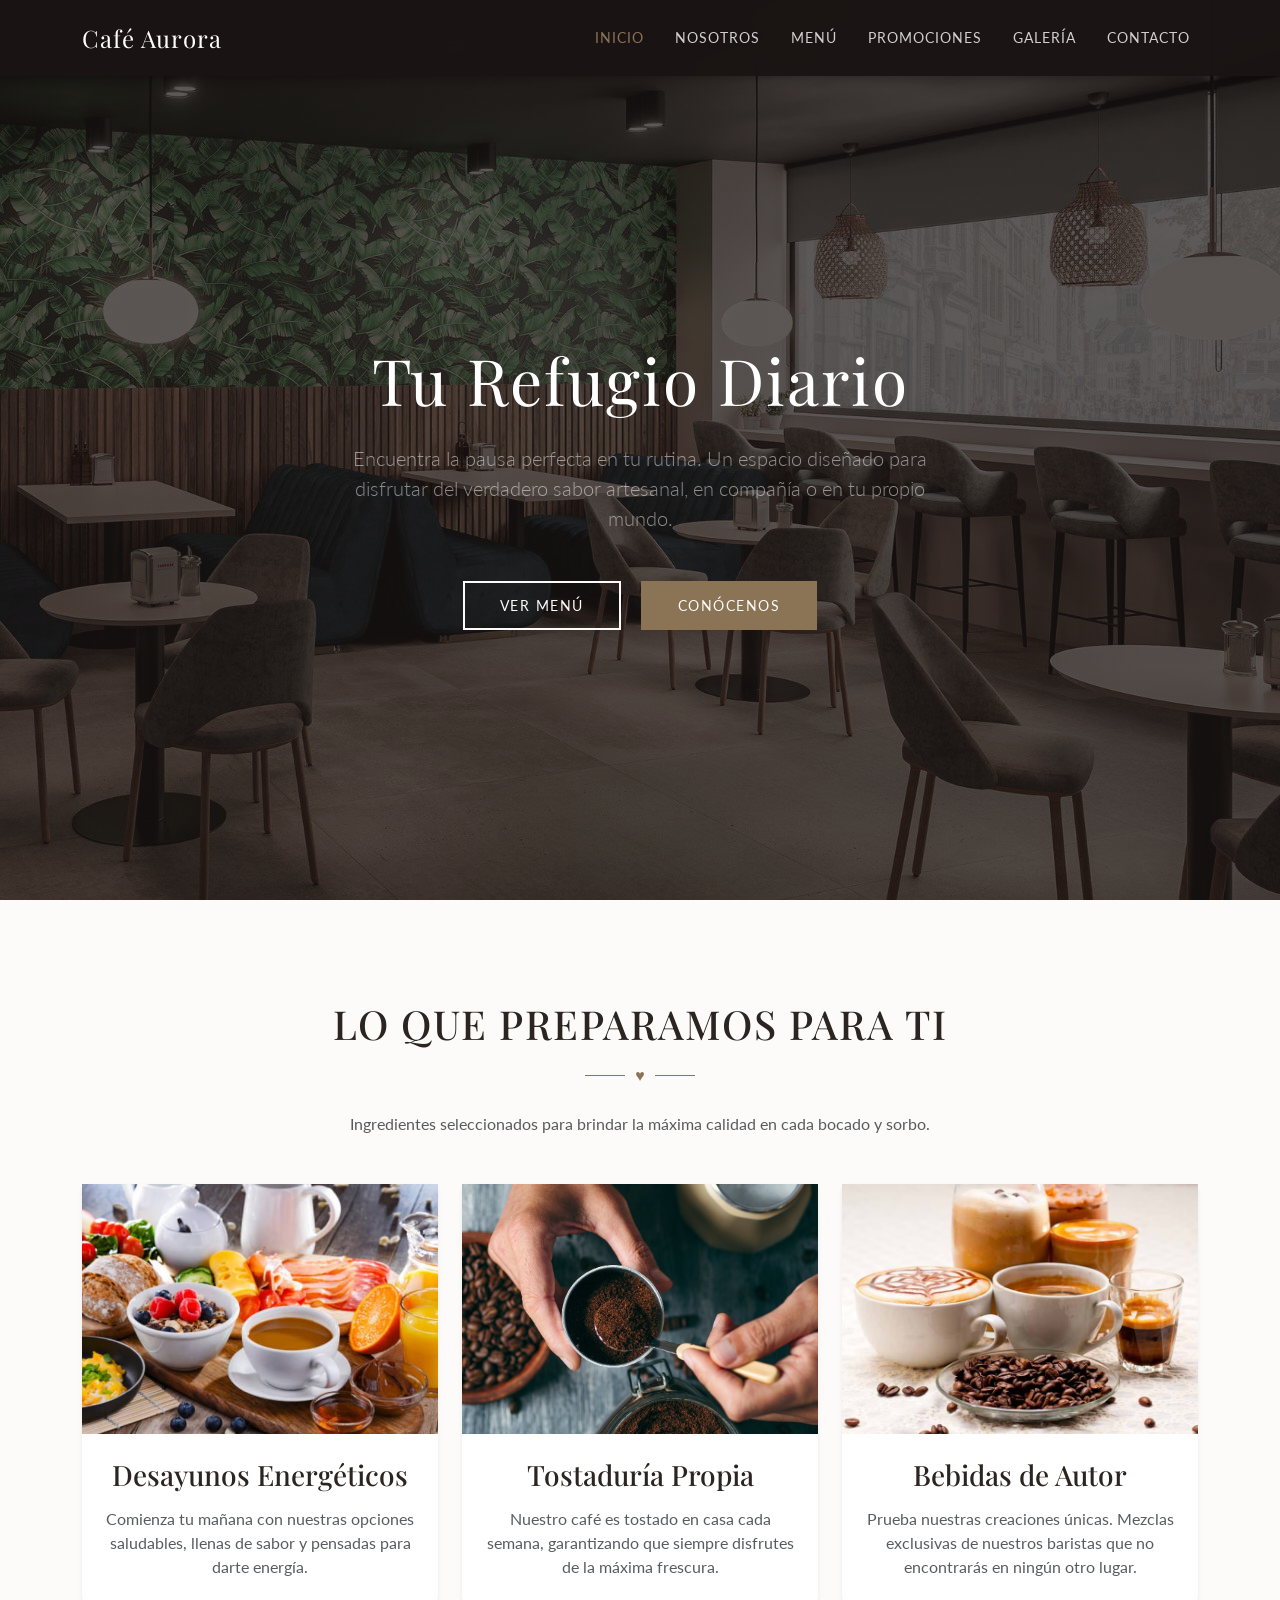
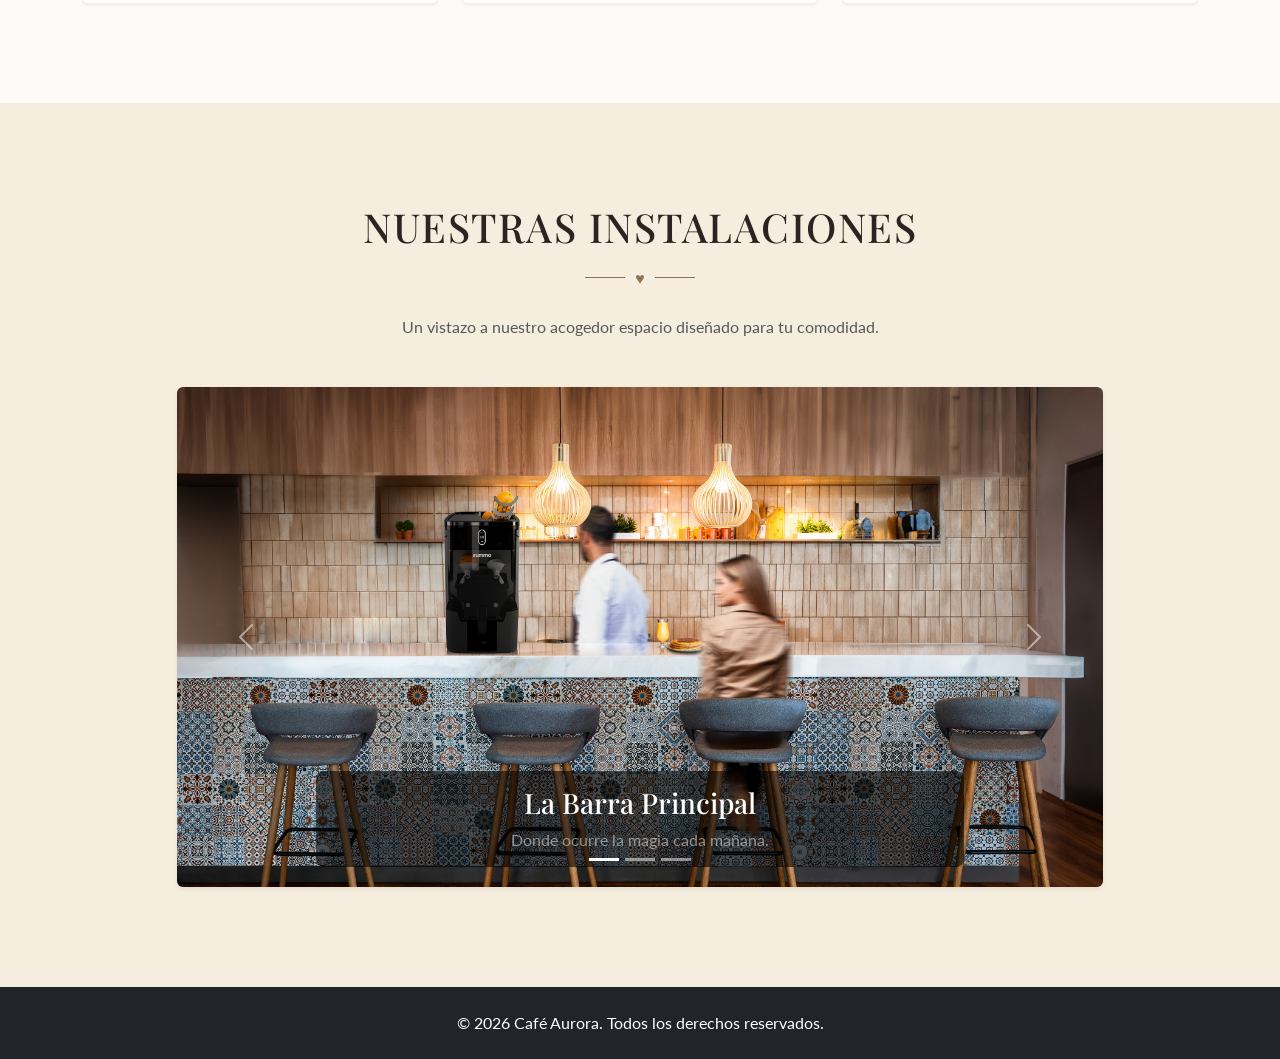
<file: index.html>
<!DOCTYPE html>
<html lang="es">
<head>
    <meta charset="UTF-8">
    <meta name="viewport" content="width=device-width, initial-scale=1.0">
    <title>Café Aurora - Inicio</title>
    <link href="https://cdn.jsdelivr.net/npm/bootstrap@5.3.0/dist/css/bootstrap.min.css" rel="stylesheet">
    <link rel="preconnect" href="https://fonts.googleapis.com">
    <link rel="preconnect" href="https://fonts.gstatic.com" crossorigin>
    <link href="https://fonts.googleapis.com/css2?family=Lato:ital,wght@0,300;0,400;0,700;1,400&family=Playfair+Display:ital,wght@0,400;0,700;1,400&display=swap" rel="stylesheet">
    <link rel="stylesheet" href="css/index.css">
</head>
<body>
    <nav class="navbar navbar-expand-lg navbar-dark fixed-top custom-navbar">
        <div class="container">
            <a class="navbar-brand heading-font" href="index.html">Café Aurora</a>
            <button class="navbar-toggler" type="button" data-bs-toggle="collapse" data-bs-target="#navbarNav" aria-controls="navbarNav" aria-expanded="false" aria-label="Alternar navegación">
                <span class="navbar-toggler-icon"></span>
            </button>
            <div class="collapse navbar-collapse" id="navbarNav">
                <ul class="navbar-nav ms-auto">
                    <li class="nav-item"><a class="nav-link active" href="index.html">Inicio</a></li>
                    <li class="nav-item"><a class="nav-link" href="nosotros.html">Nosotros</a></li>
                    <li class="nav-item"><a class="nav-link" href="menu.html">Menú</a></li>
                    <li class="nav-item"><a class="nav-link" href="promociones.html">Promociones</a></li>
                    <li class="nav-item"><a class="nav-link" href="galeria.html">Galería</a></li>
                    <li class="nav-item"><a class="nav-link" href="contacto.html">Contacto</a></li>
                </ul>
            </div>
        </div>
    </nav>
    <header class="hero-section d-flex align-items-center text-center">
        <div class="container hero-content">
            <h1 class="hero-title display-3 heading-font text-white mb-4">Tu Refugio Diario</h1>
            <p class="hero-text lead text-white-50 mb-5 mx-auto" style="max-width: 600px;">
                Encuentra la pausa perfecta en tu rutina. Un espacio diseñado para disfrutar del verdadero sabor artesanal, en compañía o en tu propio mundo.
            </p>
            <a href="menu.html" class="btn btn-custom-outline me-3 mb-2">Ver Menú</a>
            <a href="nosotros.html" class="btn btn-custom-filled mb-2">Conócenos</a>
        </div>
    </header>
    <section class="offer-section section-padding bg-cream-light">
        <div class="container">
            <div class="text-center mb-5">
                <h2 class="section-title heading-font">Lo Que Preparamos Para Ti</h2>
                <div class="ornament"><span class="line"></span><span class="icon">&#9829;</span><span class="line"></span></div>
                <p class="text-muted">Ingredientes seleccionados para brindar la máxima calidad en cada bocado y sorbo.</p>
            </div>
            <div class="row g-4">
                <div class="col-md-4">
                    <div class="card h-100 border-0 shadow-sm offer-card">
                        <img src="images/desayunos.jpeg" class="card-img-top rounded-0" alt="Desayunos Energéticos">
                        <div class="card-body text-center p-4">
                            <h3 class="card-title heading-font">Desayunos Energéticos</h3>
                            <p class="card-text text-muted">Comienza tu mañana con nuestras opciones saludables, llenas de sabor y pensadas para darte energía.</p>
                        </div>
                    </div>
                </div>
                <div class="col-md-4">
                    <div class="card h-100 border-0 shadow-sm offer-card">
                        <img src="images/cafe-en-grano-o-molido-.jpg" class="card-img-top rounded-0" alt="Tostaduría Propia">
                        <div class="card-body text-center p-4">
                            <h3 class="card-title heading-font">Tostaduría Propia</h3>
                            <p class="card-text text-muted">Nuestro café es tostado en casa cada semana, garantizando que siempre disfrutes de la máxima frescura.</p>
                        </div>
                    </div>
                </div>
                <div class="col-md-4">
                    <div class="card h-100 border-0 shadow-sm offer-card">
                        <img src="images/bebidas.jpg" class="card-img-top rounded-0" alt="Bebidas de Autor">
                        <div class="card-body text-center p-4">
                            <h3 class="card-title heading-font">Bebidas de Autor</h3>
                            <p class="card-text text-muted">Prueba nuestras creaciones únicas. Mezclas exclusivas de nuestros baristas que no encontrarás en ningún otro lugar.</p>
                        </div>
                    </div>
                </div>
            </div>
        </div>
    </section>
    <section class="installations-section section-padding bg-cream-mid">
        <div class="container">
            <div class="text-center mb-5">
                <h2 class="section-title heading-font">Nuestras Instalaciones</h2>
                <div class="ornament"><span class="line"></span><span class="icon">&#9829;</span><span class="line"></span></div>
                <p class="text-muted">Un vistazo a nuestro acogedor espacio diseñado para tu comodidad.</p>
            </div>
            
            <div class="row justify-content-center">
                <div class="col-lg-10">
                    <div id="cafeCarousel" class="carousel slide shadow-sm rounded overflow-hidden" data-bs-ride="carousel">
                        <div class="carousel-indicators">
                            <button type="button" data-bs-target="#cafeCarousel" data-bs-slide-to="0" class="active" aria-current="true" aria-label="Slide 1"></button>
                            <button type="button" data-bs-target="#cafeCarousel" data-bs-slide-to="1" aria-label="Slide 2"></button>
                            <button type="button" data-bs-target="#cafeCarousel" data-bs-slide-to="2" aria-label="Slide 3"></button>
                        </div>
                        <div class="carousel-inner">
                            <div class="carousel-item active">
                                <img src="images/barra principal.jpg" class="d-block w-100 carousel-img" alt="Barra Principal">
                                <div class="carousel-caption d-none d-md-block" style="background: rgba(0,0,0,0.6); border-radius: 8px; padding: 15px;">
                                    <h5 class="heading-font fs-3 text-white mb-2">La Barra Principal</h5>
                                    <p class="mb-0 text-white-50">Donde ocurre la magia cada mañana.</p>
                                </div>
                            </div>
                            <div class="carousel-item">
                                <img src="images/zona de lectura.jpg" class="d-block w-100 carousel-img" alt="Zona de Lectura">
                                <div class="carousel-caption d-none d-md-block" style="background: rgba(0,0,0,0.6); border-radius: 8px; padding: 15px;">
                                    <h5 class="heading-font fs-3 text-white mb-2">Zona de Lectura</h5>
                                    <p class="mb-0 text-white-50">Un espacio tranquilo para relajarte con un buen libro.</p>
                                </div>
                            </div>
                            <div class="carousel-item">
                                <img src="images/terraza exterior.jpg" class="d-block w-100 carousel-img" alt="Terraza Exterior">
                                <div class="carousel-caption d-none d-md-block" style="background: rgba(0,0,0,0.6); border-radius: 8px; padding: 15px;">
                                    <h5 class="heading-font fs-3 text-white mb-2">Terraza Exterior</h5>
                                    <p class="mb-0 text-white-50">Disfruta de tu café al aire libre rodeado de naturaleza.</p>
                                </div>
                            </div>
                        </div>
                        <button class="carousel-control-prev" type="button" data-bs-target="#cafeCarousel" data-bs-slide="prev">
                            <span class="carousel-control-prev-icon" aria-hidden="true"></span>
                            <span class="visually-hidden">Anterior</span>
                        </button>
                        <button class="carousel-control-next" type="button" data-bs-target="#cafeCarousel" data-bs-slide="next">
                            <span class="carousel-control-next-icon" aria-hidden="true"></span>
                            <span class="visually-hidden">Siguiente</span>
                        </button>
                    </div>
                </div>
            </div>
        </div>
    </section>
    <footer class="bg-dark text-white text-center py-4">
        <p class="mb-0">&copy; 2026 Café Aurora. Todos los derechos reservados.</p>
    </footer>
    <script src="https://cdn.jsdelivr.net/npm/bootstrap@5.3.0/dist/js/bootstrap.bundle.min.js"></script>
</body>
</html>
</file>
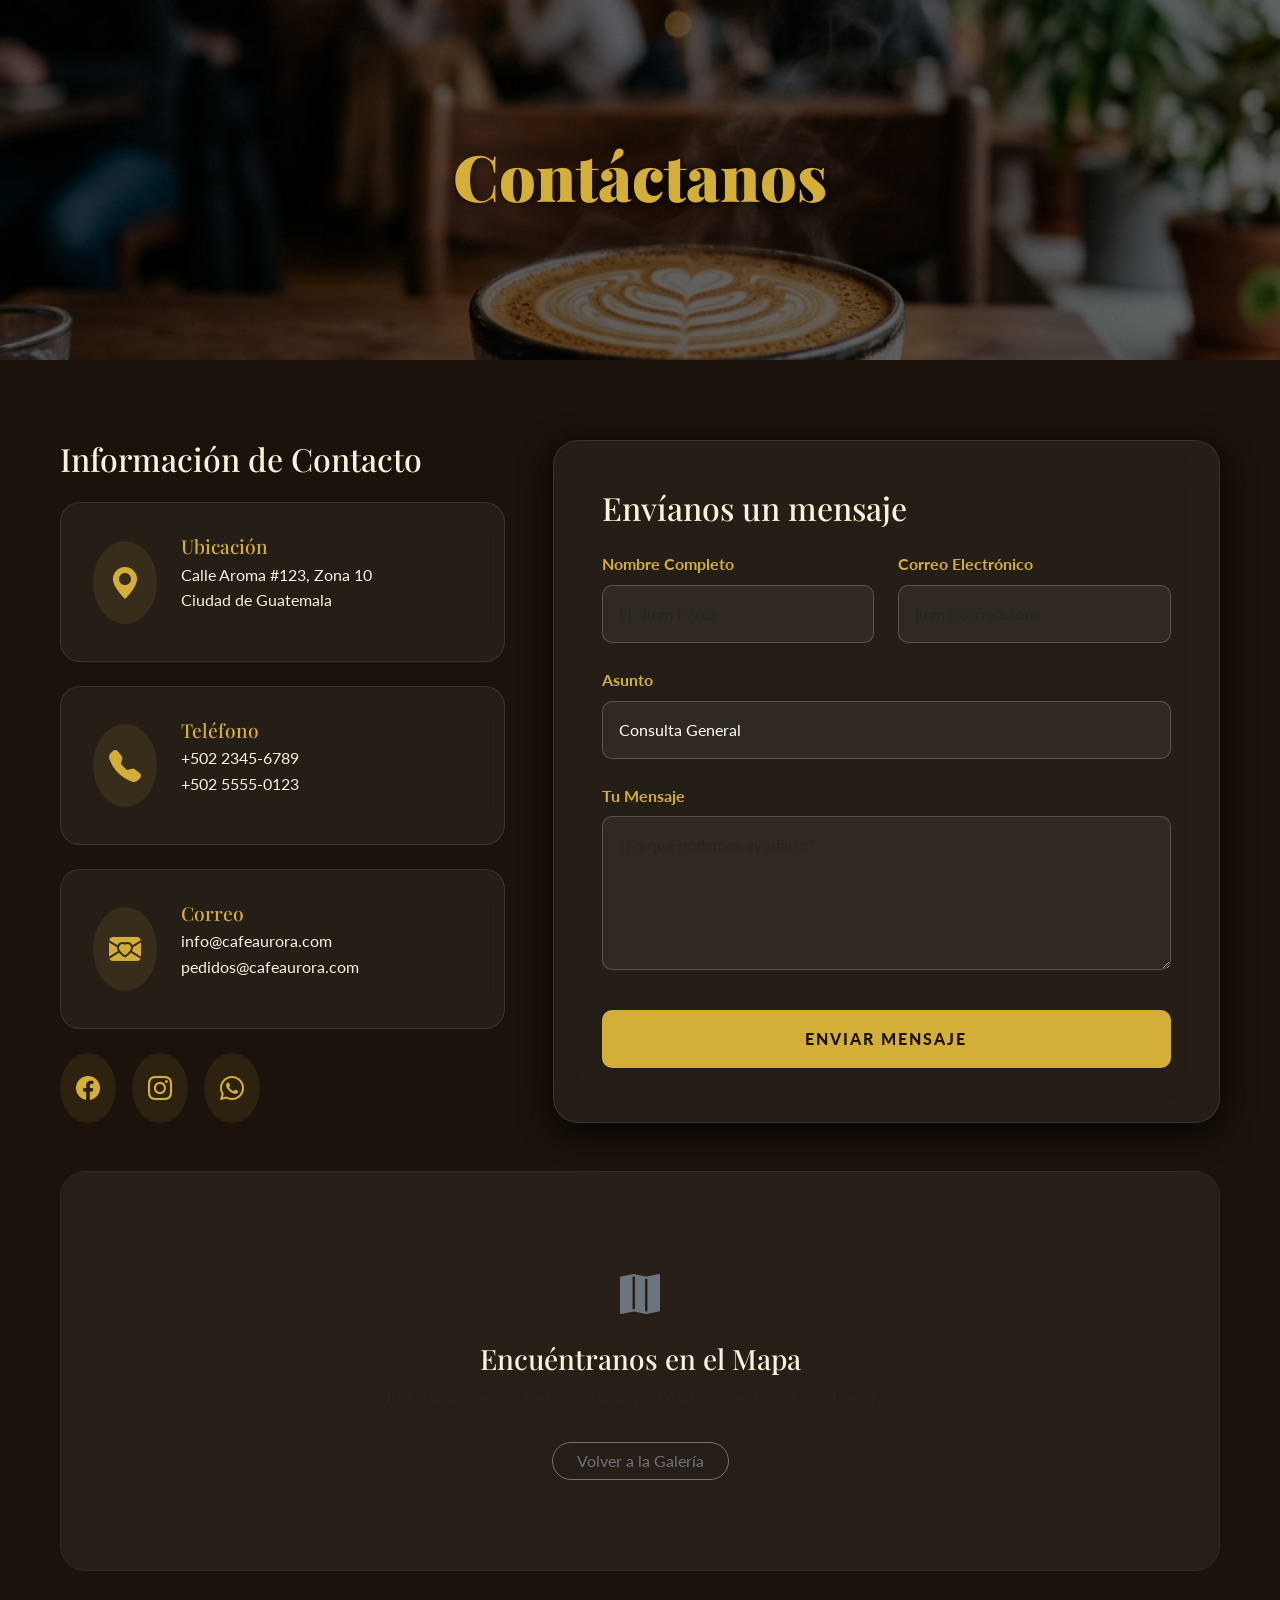
<file: contacto.html>
<!DOCTYPE html>
<html lang="es">

<head>
    <meta charset="UTF-8">
    <meta name="viewport" content="width=device-width, initial-scale=1.0">
    <title>Contacto - Café Aurora</title>
    <link href="https://cdn.jsdelivr.net/npm/bootstrap@5.3.3/dist/css/bootstrap.min.css" rel="stylesheet">
    <link rel="stylesheet" href="https://cdn.jsdelivr.net/npm/bootstrap-icons@1.11.3/font/bootstrap-icons.min.css">
    <link rel="stylesheet" href="css/contacto.css">
</head>

<body>
    <!-- Hero Section -->
    <header class="contact-hero">
        <h1 class="hero-title">Contáctanos</h1>
    </header>

    <main class="contact-section">
        <div class="section-container">
            <div class="contact-grid">
                <!-- Contact Info -->
                <div class="contact-info">
                    <h2 class="mb-4">Información de Contacto</h2>

                    <div class="info-card">
                        <div class="info-icon">
                            <i class="bi bi-geo-alt-fill"></i>
                        </div>
                        <div class="info-text">
                            <h3>Ubicación</h3>
                            <p>Calle Aroma #123, Zona 10<br>Ciudad de Guatemala</p>
                        </div>
                    </div>

                    <div class="info-card">
                        <div class="info-icon">
                            <i class="bi bi-telephone-fill"></i>
                        </div>
                        <div class="info-text">
                            <h3>Teléfono</h3>
                            <p>+502 2345-6789<br>+502 5555-0123</p>
                        </div>
                    </div>

                    <div class="info-card">
                        <div class="info-icon">
                            <i class="bi bi-envelope-heart-fill"></i>
                        </div>
                        <div class="info-text">
                            <h3>Correo</h3>
                            <p>info@cafeaurora.com<br>pedidos@cafeaurora.com</p>
                        </div>
                    </div>

                    <div class="social-links mt-4 d-flex gap-3">
                        <a href="#" class="info-icon p-3 fs-4"><i class="bi bi-facebook"></i></a>
                        <a href="#" class="info-icon p-3 fs-4"><i class="bi bi-instagram"></i></a>
                        <a href="#" class="info-icon p-3 fs-4"><i class="bi bi-whatsapp"></i></a>
                    </div>
                </div>

                <!-- Contact Form -->
                <div class="form-container">
                    <h2 class="mb-4">Envíanos un mensaje</h2>
                    <form id="contactForm">
                        <div class="row">
                            <div class="col-md-6 form-group">
                                <label class="form-label">Nombre Completo</label>
                                <input type="text" class="form-control" placeholder="Ej. Juan Pérez" required>
                            </div>
                            <div class="col-md-6 form-group">
                                <label class="form-label">Correo Electrónico</label>
                                <input type="email" class="form-control" placeholder="juan@correo.com" required>
                            </div>
                        </div>

                        <div class="form-group">
                            <label class="form-label">Asunto</label>
                            <select class="form-control">
                                <option>Consulta General</option>
                                <option>Pedido Especial</option>
                                <option>Evento Privado</option>
                                <option>Otros</option>
                            </select>
                        </div>

                        <div class="form-group">
                            <label class="form-label">Tu Mensaje</label>
                            <textarea class="form-control" rows="5" placeholder="¿En qué podemos ayudarte?"
                                required></textarea>
                        </div>

                        <button type="submit" class="btn-submit">Enviar Mensaje</button>
                    </form>
                    <div id="formFeedback" class="mt-3 text-center d-none">
                        <p class="text-success fw-bold"><i class="bi bi-check-circle-fill"></i> ¡Mensaje enviado con
                            éxito! Nos contactaremos pronto.</p>
                    </div>
                </div>
            </div>

            <!-- Map Placeholder -->
            <div class="map-section">
                <div class="h-100 w-100 d-flex flex-column align-items-center justify-content-center text-center p-4"
                    style="background: rgba(255,255,255,0.05);">
                    <i class="bi bi-map-fill fs-1 text-secondary mb-3"></i>
                    <h3>Encuéntranos en el Mapa</h3>
                    <p class="text-muted">Integración de mapa en desarrollo. Visítanos en nuestra sucursal central.</p>
                    <a href="galeria.html" class="btn btn-outline-secondary rounded-pill mt-3 px-4">Volver a la
                        Galería</a>
                </div>
            </div>
        </div>
    </main>

    <script src="https://cdn.jsdelivr.net/npm/bootstrap@5.3.3/dist/js/bootstrap.bundle.min.js"></script>
    <script>
        document.getElementById('contactForm').addEventListener('submit', function (e) {
            e.preventDefault();
            // Simulate form submission
            this.classList.add('d-none');
            document.getElementById('formFeedback').classList.remove('d-none');
        });
    </script>
</body>

</html>
</file>
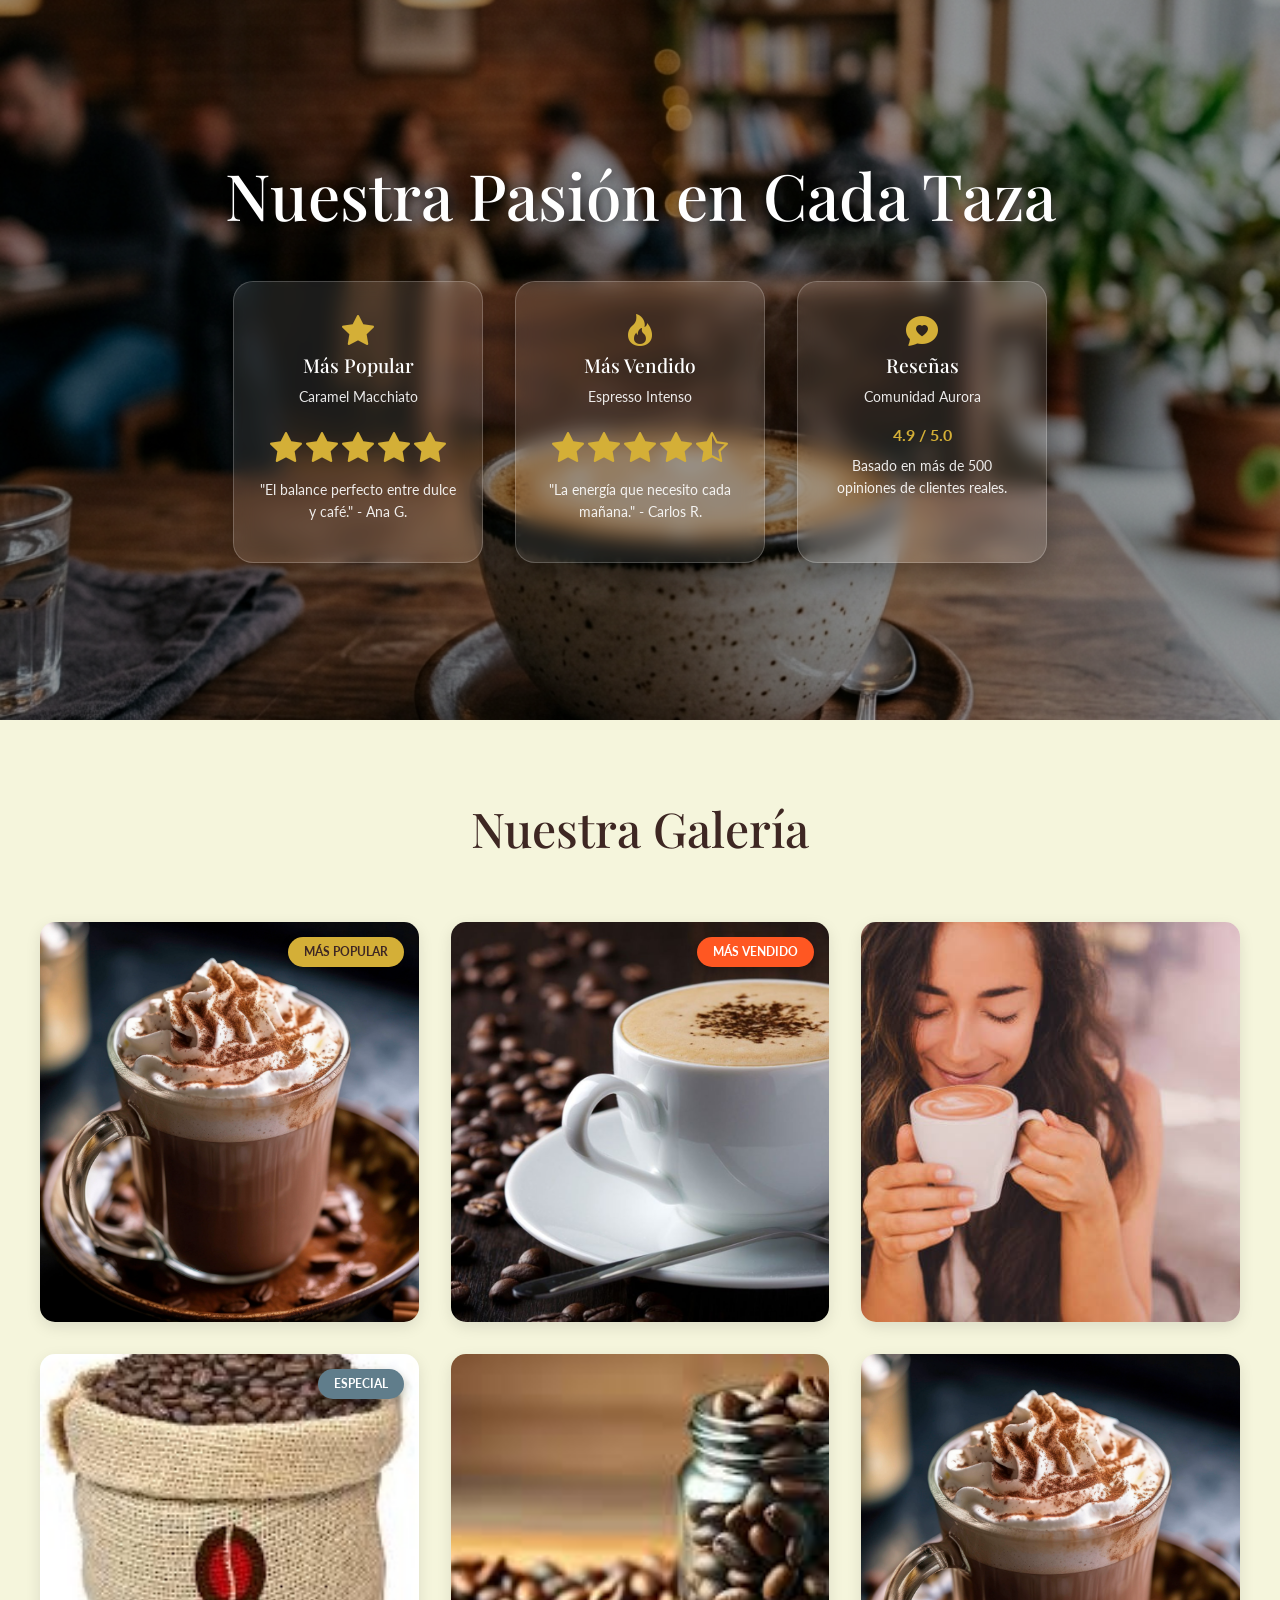
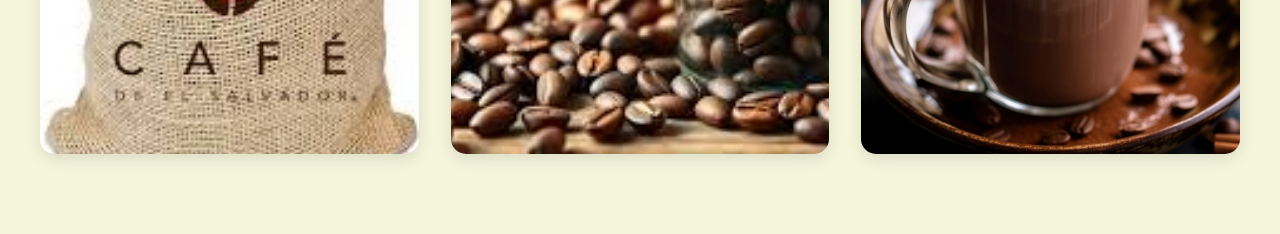
<file: galeria.html>
<!DOCTYPE html>
<html lang="es">

<head>
  <meta charset="UTF-8">
  <meta name="viewport" content="width=device-width, initial-scale=1.0">
  <title>Galería - Café Aurora</title>
  <link href="https://cdn.jsdelivr.net/npm/bootstrap@5.3.3/dist/css/bootstrap.min.css" rel="stylesheet">
  <link rel="stylesheet" href="https://cdn.jsdelivr.net/npm/bootstrap-icons@1.11.3/font/bootstrap-icons.min.css">
  <link rel="stylesheet" href="css/galeria.css">
</head>

<body>
  <main>
    <!-- Hero Section -->
    <section class="hero-section">
      <div class="hero-overlay"></div>
      <div class="hero-content">
        <h1 class="hero-title">Nuestra Pasión en Cada Taza</h1>

        <div class="feature-cards">
          <!-- Most Popular -->
          <div class="glass-card">
            <i class="bi bi-star-fill"></i>
            <h3>Más Popular</h3>
            <p>Caramel Macchiato</p>
            <div class="rating">
              <i class="bi bi-star-fill"></i>
              <i class="bi bi-star-fill"></i>
              <i class="bi bi-star-fill"></i>
              <i class="bi bi-star-fill"></i>
              <i class="bi bi-star-fill"></i>
            </div>
            <p class="mt-2 small">"El balance perfecto entre dulce y café." - Ana G.</p>
          </div>

          <!-- Best Sellers -->
          <div class="glass-card">
            <i class="bi bi-fire"></i>
            <h3>Más Vendido</h3>
            <p>Espresso Intenso</p>
            <div class="rating">
              <i class="bi bi-star-fill"></i>
              <i class="bi bi-star-fill"></i>
              <i class="bi bi-star-fill"></i>
              <i class="bi bi-star-fill"></i>
              <i class="bi bi-star-half"></i>
            </div>
            <p class="mt-2 small">"La energía que necesito cada mañana." - Carlos R.</p>
          </div>

          <!-- Reviews -->
          <div class="glass-card">
            <i class="bi bi-chat-heart-fill"></i>
            <h3>Reseñas</h3>
            <p>Comunidad Aurora</p>
            <div class="rating">
              <span class="fw-bold">4.9 / 5.0</span>
            </div>
            <p class="mt-2 small">Basado en más de 500 opiniones de clientes reales.</p>
          </div>
        </div>
      </div>
    </section>

    <!-- Gallery Section -->
    <section class="gallery-section">
      <h2 class="section-title">Nuestra Galería</h2>

      <div class="gallery-grid">
        <div class="product-card" data-name="Café Clásico" data-price-p="Q10.00" data-price-m="Q15.00"
          data-price-g="Q17.00" data-buy-link="contacto.html">
          <span class="product-badge popular">Más Popular</span>
          <img src="imagenes/cafe.jpeg" alt="Café Clásico">
          <div class="product-info">
            <div class="d-flex justify-content-between align-items-center">
              <h4>Café Clásico</h4>
              <i class="bi bi-tag-fill price-modal-trigger" title="Ver precios"></i>
            </div>
            <div class="product-rating">
              <i class="bi bi-star-fill"></i>
              <i class="bi bi-star-fill"></i>
              <i class="bi bi-star-fill"></i>
              <i class="bi bi-star-fill"></i>
              <i class="bi bi-star-fill"></i>
              <span>(120)</span>
            </div>
            <p>Granos seleccionados de altura.</p>
            <a href="contacto.html" class="btn btn-sm btn-gold rounded-pill px-4 mt-2">Comprar Ahora</a>
          </div>
        </div>

        <div class="product-card" data-name="Latte Art" data-price-p="Q10.00" data-price-m="Q16.00"
          data-price-g="Q17.00" data-buy-link="contacto.html">
          <span class="product-badge bestseller">Más Vendido</span>
          <img src="imagenes/cafe3.jpg" alt="Latte Art">
          <div class="product-info">
            <div class="d-flex justify-content-between align-items-center">
              <h4>Latte Art</h4>
              <i class="bi bi-tag-fill price-modal-trigger" title="Ver precios"></i>
            </div>
            <div class="product-rating">
              <i class="bi bi-star-fill"></i>
              <i class="bi bi-star-fill"></i>
              <i class="bi bi-star-fill"></i>
              <i class="bi bi-star-fill"></i>
              <i class="bi bi-star-half"></i>
              <span>(85)</span>
            </div>
            <p>Creatividad en cada sorbo.</p>
            <a href="contacto.html" class="btn btn-sm btn-gold rounded-pill px-4 mt-2">Comprar Ahora</a>
          </div>
        </div>

        <div class="product-card" data-name="Aroma Matinal" data-price-p="Q11.00" data-price-m="Q16.00"
          data-price-g="Q17.00" data-buy-link="contacto.html">
          <img src="imagenes/aroma de cafe.jpg" alt="Aroma Matinal">
          <div class="product-info">
            <div class="d-flex justify-content-between align-items-center">
              <h4>Aroma Matinal</h4>
              <i class="bi bi-tag-fill price-modal-trigger" title="Ver precios"></i>
            </div>
            <div class="product-rating">
              <i class="bi bi-star-fill"></i>
              <i class="bi bi-star-fill"></i>
              <i class="bi bi-star-fill"></i>
              <i class="bi bi-star-fill"></i>
              <i class="bi bi-star"></i>
              <span>(45)</span>
            </div>
            <p>Siente la fragancia del café recién tostado.</p>
            <a href="contacto.html" class="btn btn-sm btn-gold rounded-pill px-4 mt-2">Comprar Ahora</a>
          </div>
        </div>

        <div class="product-card" data-name="Grano de Café Gourmet" data-price-p="Q22.00" data-price-m="Q40.00"
          data-price-g="Q78.00" data-label-p="Bolsa 250g" data-label-m="Bolsa 500g" data-label-g="Bolsa 1kg"
          data-buy-link="contacto.html">
          <span class="product-badge limited">Especial</span>
          <img src="imagenes/granodecafe2.jpg" alt="Grano de Café Gourmet">
          <div class="product-info">
            <div class="d-flex justify-content-between align-items-center">
              <h4>Grano de Café Gourmet</h4>
              <i class="bi bi-tag-fill price-modal-trigger" title="Ver precios"></i>
            </div>
            <div class="product-rating">
              <i class="bi bi-star-fill"></i>
              <i class="bi bi-star-fill"></i>
              <i class="bi bi-star-fill"></i>
              <i class="bi bi-star-fill"></i>
              <i class="bi bi-star-fill"></i>
              <span>(62)</span>
            </div>
            <p>Mezcla exclusiva de granos arábicos.</p>
            <a href="contacto.html" class="btn btn-sm btn-gold rounded-pill px-4 mt-2">Comprar Ahora</a>
          </div>
        </div>

        <div class="product-card" data-name="Nuestros Granos" data-price-p="Q20.00" data-price-m="Q38.00"
          data-price-g="Q75.00" data-label-p="Bolsa 250g" data-label-m="Bolsa 500g" data-label-g="Bolsa 1kg"
          data-buy-link="contacto.html">
          <img src="imagenes/granodecafe.jpg" alt="Granos de Café">
          <div class="product-info">
            <div class="d-flex justify-content-between align-items-center">
              <h4>Nuestros Granos</h4>
              <i class="bi bi-tag-fill price-modal-trigger" title="Ver precios"></i>
            </div>
            <div class="product-rating">
              <i class="bi bi-star-fill"></i>
              <i class="bi bi-star-fill"></i>
              <i class="bi bi-star-fill"></i>
              <i class="bi bi-star-fill"></i>
              <i class="bi bi-star-fill"></i>
              <span>(210)</span>
            </div>
            <p>Seleccionamos lo mejor de nuestras tierras.</p>
            <a href="contacto.html" class="btn btn-sm btn-gold rounded-pill px-4 mt-2">Comprar Ahora</a>
          </div>
        </div>

        <div class="product-card" data-name="Espresso Intenso" data-price-p="Q10.00" data-price-m="Q16.00"
          data-price-g="Q17.00" data-label-p="Sencillo" data-label-m="Doble" data-label-g="Triple"
          data-buy-link="contacto.html">
          <img src="imagenes/cafe.jpeg" alt="Espresso Intenso">
          <div class="product-info">
            <div class="d-flex justify-content-between align-items-center">
              <h4>Espresso Intenso</h4>
              <i class="bi bi-tag-fill price-modal-trigger" title="Ver precios"></i>
            </div>
            <div class="product-rating">
              <i class="bi bi-star-fill"></i>
              <i class="bi bi-star-fill"></i>
              <i class="bi bi-star-fill"></i>
              <i class="bi bi-star-fill"></i>
              <i class="bi bi-star-half"></i>
              <span>(150)</span>
            </div>
            <p>Fuerte, puro y con cuerpo.</p>
            <a href="contacto.html" class="btn btn-sm btn-gold rounded-pill px-4 mt-2">Comprar Ahora</a>
          </div>
        </div>
      </div>
    </section>
  </main>

  <!-- Price Modal -->
  <div class="modal fade" id="priceModal" tabindex="-1" aria-hidden="true">
    <div class="modal-dialog modal-dialog-centered">
      <div class="modal-content pricing-modal-content">
        <div class="modal-header border-0">
          <h5 class="modal-title" id="modalProductName">Nombre del Producto</h5>
          <button type="button" class="btn-close btn-close-white" data-bs-dismiss="modal" aria-label="Close"></button>
        </div>
        <div class="modal-body">
          <div class="pricing-table">
            <div class="pricing-row">
              <span id="labelP">Pequeño</span>
              <span class="price-value" id="priceP">Q0.00</span>
            </div>
            <div class="pricing-row">
              <span id="labelM">Mediano</span>
              <span class="price-value" id="priceM">Q0.00</span>
            </div>
            <div class="pricing-row">
              <span id="labelG">Grande</span>
              <span class="price-value" id="priceG">Q0.00</span>
            </div>
          </div>
        </div>
        <div class="modal-footer border-0 d-flex justify-content-between">
          <button type="button" class="btn btn-outline-light rounded-pill px-4" data-bs-dismiss="modal">Cerrar</button>
          <a href="#" id="buyButton" class="btn btn-gold rounded-pill px-4 d-none">Comprar Ahora</a>
        </div>
      </div>
    </div>
  </div>

  <script src="https://cdn.jsdelivr.net/npm/bootstrap@5.3.3/dist/js/bootstrap.bundle.min.js"></script>
  <script>
    const priceModal = new bootstrap.Modal(document.getElementById('priceModal'));
    const buyButton = document.getElementById('buyButton');

    document.querySelectorAll('.price-modal-trigger').forEach(trigger => {
      trigger.addEventListener('click', (e) => {
        const card = e.target.closest('.product-card');

        // Get data from attributes
        const name = card.getAttribute('data-name');
        const p = card.getAttribute('data-price-p');
        const m = card.getAttribute('data-price-m');
        const g = card.getAttribute('data-price-g');
        const buyLink = card.getAttribute('data-buy-link');

        // Custom labels if present
        const lp = card.getAttribute('data-label-p') || 'Pequeño';
        const lm = card.getAttribute('data-label-m') || 'Mediano';
        const lg = card.getAttribute('data-label-g') || 'Grande';

        // Set modal content
        document.getElementById('modalProductName').innerText = name;
        document.getElementById('priceP').innerText = p;
        document.getElementById('priceM').innerText = m;
        document.getElementById('priceG').innerText = g;

        document.getElementById('labelP').innerText = lp;
        document.getElementById('labelM').innerText = lm;
        document.getElementById('labelG').innerText = lg;

        // Handle Buy Button
        if (buyLink) {
          buyButton.setAttribute('href', buyLink);
          buyButton.classList.remove('d-none');
        } else {
          buyButton.classList.add('d-none');
        }

        // Show modal
        priceModal.show();
      });
    });
  </script>
</body>

</html>
</file>
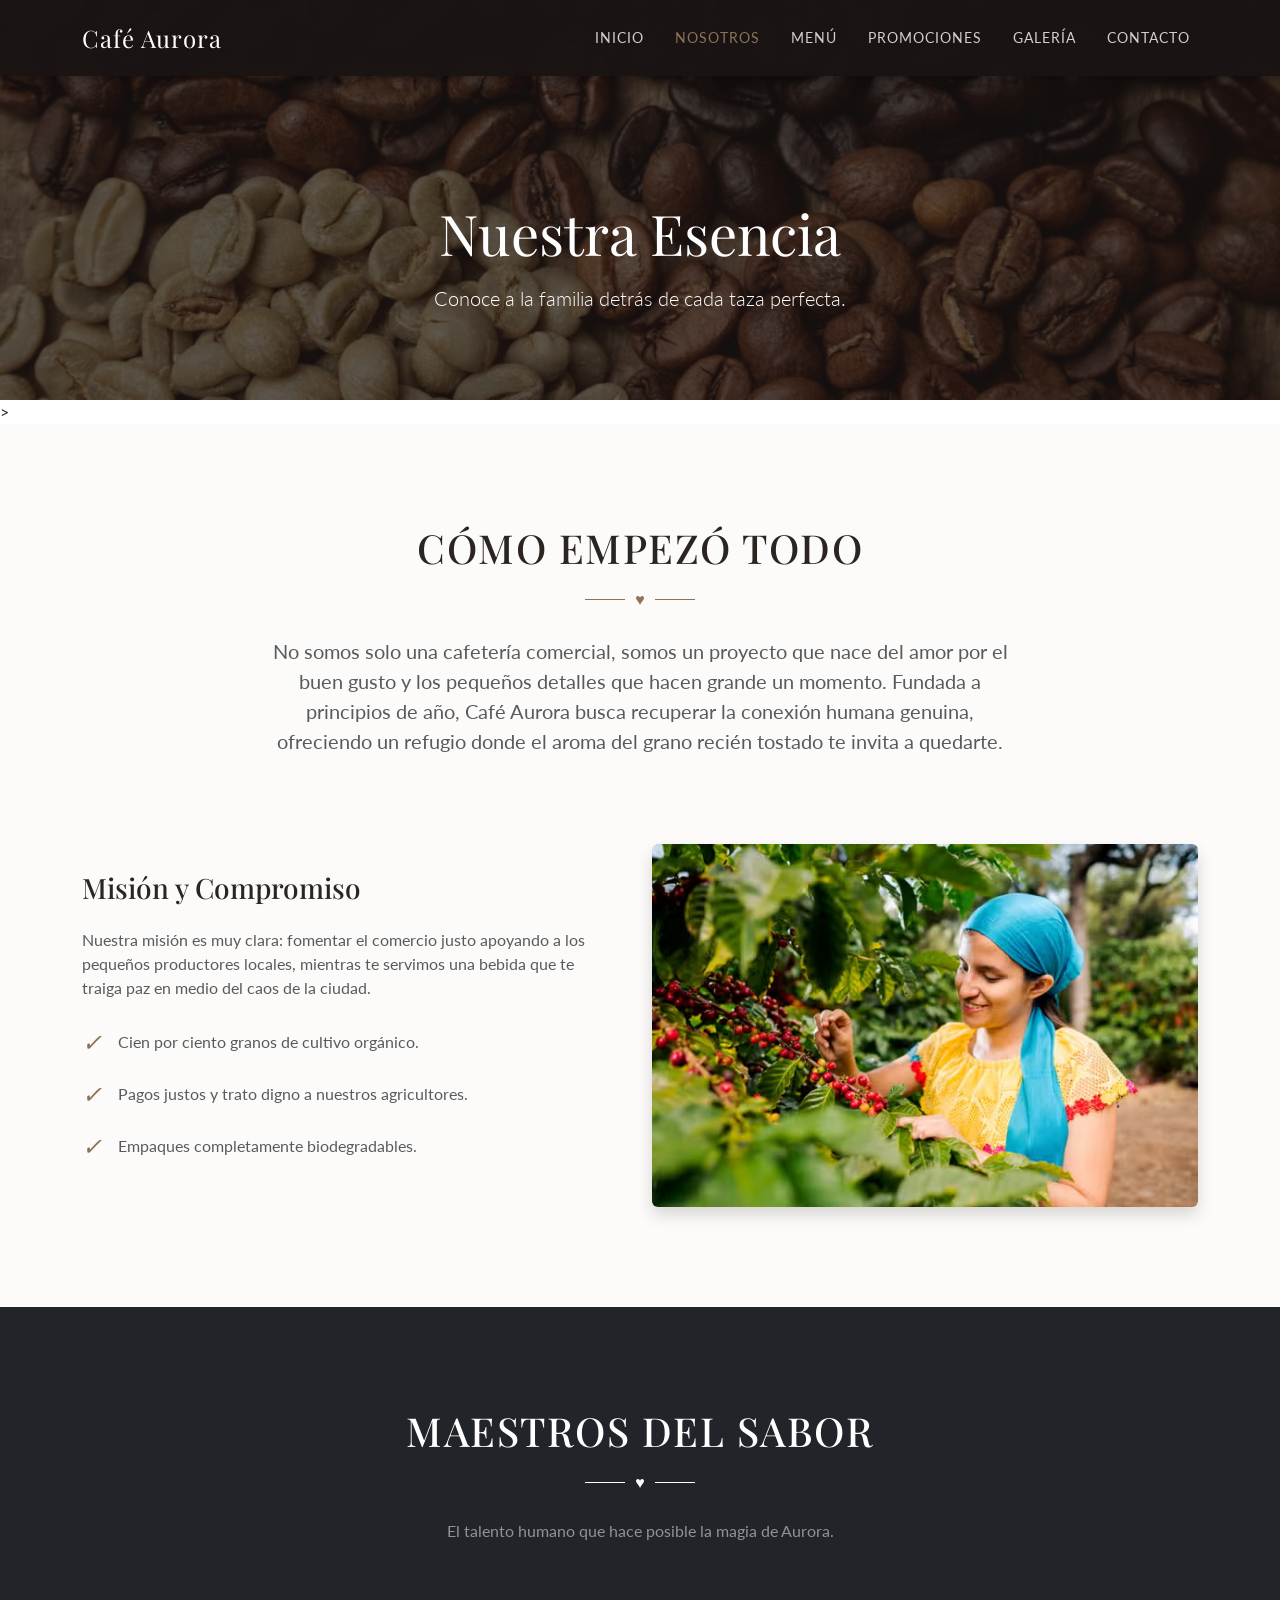
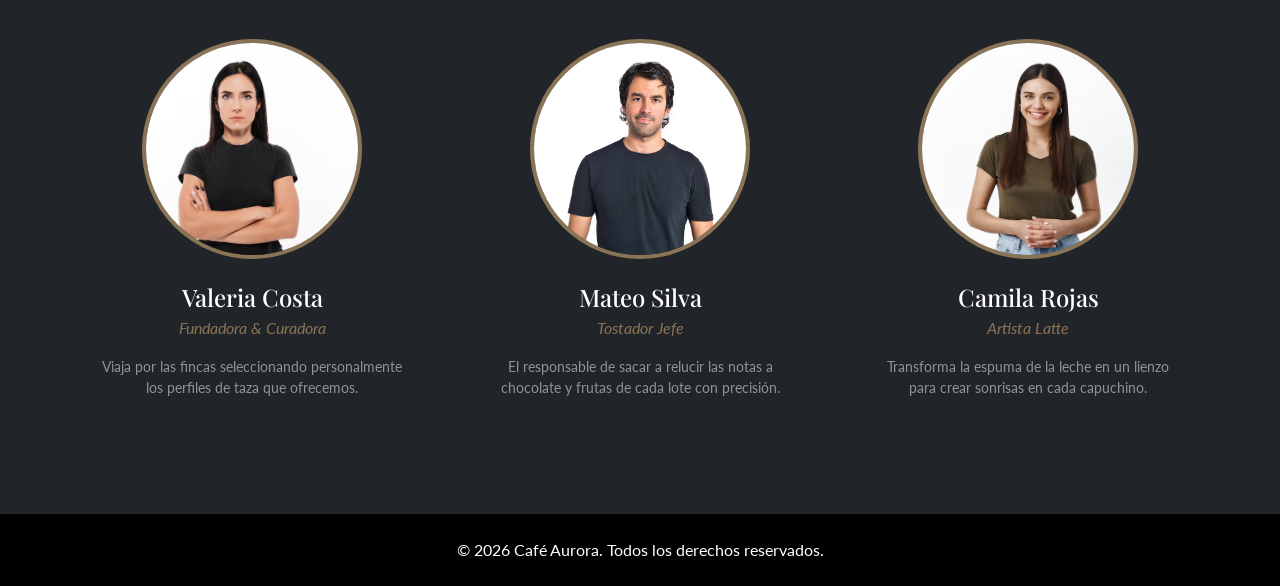
<file: nosotros.html>
<!DOCTYPE html>
<html lang="es">
<head>
    <meta charset="UTF-8">
    <meta name="viewport" content="width=device-width, initial-scale=1.0">
    <title>Café Aurora - Nosotros</title>
    <link href="https://cdn.jsdelivr.net/npm/bootstrap@5.3.0/dist/css/bootstrap.min.css" rel="stylesheet">
    <link rel="preconnect" href="https://fonts.googleapis.com">
    <link rel="preconnect" href="https://fonts.gstatic.com" crossorigin>
    <link href="https://fonts.googleapis.com/css2?family=Lato:ital,wght@0,300;0,400;0,700;1,400&family=Playfair+Display:ital,wght@0,400;0,700;1,400&display=swap" rel="stylesheet">
    <link rel="stylesheet" href="css/nosotros.css">
</head>
<body>
    <nav class="navbar navbar-expand-lg navbar-dark fixed-top custom-navbar">
        <div class="container">
            <a class="navbar-brand heading-font" href="index.html">Café Aurora</a>
            <button class="navbar-toggler" type="button" data-bs-toggle="collapse" data-bs-target="#navbarNav" aria-controls="navbarNav" aria-expanded="false" aria-label="Alternar navegación">
                <span class="navbar-toggler-icon"></span>
            </button>
            <div class="collapse navbar-collapse" id="navbarNav">
                <ul class="navbar-nav ms-auto">
                    <li class="nav-item"><a class="nav-link" href="index.html">Inicio</a></li>
                    <li class="nav-item"><a class="nav-link active" href="nosotros.html">Nosotros</a></li>
                    <li class="nav-item"><a class="nav-link" href="menu.html">Menú</a></li>
                    <li class="nav-item"><a class="nav-link" href="promociones.html">Promociones</a></li>
                    <li class="nav-item"><a class="nav-link" href="galeria.html">Galería</a></li>
                    <li class="nav-item"><a class="nav-link" href="contacto.html">Contacto</a></li>
                </ul>
            </div>
        </div>
    </nav>
    <header class="page-header text-center text-white d-flex align-items-center justify-content-center">
        <div class="container mt-5">
            <h1 class="display-4 heading-font mb-3">Nuestra Esencia</h1>
            <p class="lead">Conoce a la familia detrás de cada taza perfecta.</p>
        </div>
    </header>>
    <section class="story-section section-padding bg-cream-light">
        <div class="container">
            <div class="row justify-content-center mb-5">
                <div class="col-md-8 text-center">
                    <h2 class="section-title heading-font">Cómo Empezó Todo</h2>
                    <div class="ornament"><span class="line"></span><span class="icon">&#9829;</span><span class="line"></span></div>
                    <p class="text-muted fs-5">
                        No somos solo una cafetería comercial, somos un proyecto que nace del amor por el buen gusto y los pequeños detalles que hacen grande un momento. Fundada a principios de año, Café Aurora busca recuperar la conexión humana genuina, ofreciendo un refugio donde el aroma del grano recién tostado te invita a quedarte.
                    </p>
                </div>
            </div>
            <div class="row align-items-center mt-5 pt-4">
                <div class="col-md-6 order-md-2 mb-4 mb-md-0">
                    <img src="images/finca.jpg" class="img-fluid rounded shadow" alt="Finca de Café">
                </div>
                <div class="col-md-6 order-md-1 pe-md-5">
                    <h3 class="heading-font mb-4">Misión y Compromiso</h3>
                    <p class="text-muted mb-4">
                        Nuestra misión es muy clara: fomentar el comercio justo apoyando a los pequeños productores locales, mientras te servimos una bebida que te traiga paz en medio del caos de la ciudad.
                    </p>
                    <ul class="list-unstyled text-muted">
                        <li class="mb-3 d-flex align-items-center"><i class="text-accent fs-4 me-3">&#10003;</i> Cien por ciento granos de cultivo orgánico.</li>
                        <li class="mb-3 d-flex align-items-center"><i class="text-accent fs-4 me-3">&#10003;</i> Pagos justos y trato digno a nuestros agricultores.</li>
                        <li class="mb-3 d-flex align-items-center"><i class="text-accent fs-4 me-3">&#10003;</i> Empaques completamente biodegradables.</li>
                    </ul>
                </div>
            </div>
        </div>
    </section>
    <section class="team-section section-padding bg-dark text-white">
        <div class="container">
            <div class="text-center mb-5">
                <h2 class="section-title heading-font text-white">Maestros del Sabor</h2>
                <div class="ornament"><span class="line" style="background:#fff;"></span><span class="icon" style="color:#fff;">&#9829;</span><span class="line" style="background:#fff;"></span></div>
                <p class="text-white-50">El talento humano que hace posible la magia de Aurora.</p>
            </div>
            
            <div class="row g-5 mt-4">
                <div class="col-md-4">
                    <div class="team-card text-center">
                        <div class="img-wrapper mb-4 overflow-hidden rounded-circle mx-auto" style="width: 220px; height: 220px;">
                            <img src="images/valeria.jpg" class="img-fluid w-100 h-100 object-fit-cover" alt="Valeria Costa">
                        </div>
                        <h4 class="heading-font mb-1">Valeria Costa</h4>
                        <p class="text-accent fst-italic mb-3">Fundadora & Curadora</p>
                        <p class="text-white-50 small px-3">Viaja por las fincas seleccionando personalmente los perfiles de taza que ofrecemos.</p>
                    </div>
                </div>
                <div class="col-md-4">
                    <div class="team-card text-center">
                        <div class="img-wrapper mb-4 overflow-hidden rounded-circle mx-auto" style="width: 220px; height: 220px;">
                            <img src="images/mateo.jpg" class="img-fluid w-100 h-100 object-fit-cover" alt="Mateo Silva">
                        </div>
                        <h4 class="heading-font mb-1">Mateo Silva</h4>
                        <p class="text-accent fst-italic mb-3">Tostador Jefe</p>
                        <p class="text-white-50 small px-3">El responsable de sacar a relucir las notas a chocolate y frutas de cada lote con precisión.</p>
                    </div>
                </div>
                <div class="col-md-4">
                    <div class="team-card text-center">
                        <div class="img-wrapper mb-4 overflow-hidden rounded-circle mx-auto" style="width: 220px; height: 220px;">
                            <img src="images/camila.jpg" class="img-fluid w-100 h-100 object-fit-cover" alt="Camila Rojas">
                        </div>
                        <h4 class="heading-font mb-1">Camila Rojas</h4>
                        <p class="text-accent fst-italic mb-3">Artista Latte</p>
                        <p class="text-white-50 small px-3">Transforma la espuma de la leche en un lienzo para crear sonrisas en cada capuchino.</p>
                    </div>
                </div>
            </div>
        </div>
    </section>
    <footer class="bg-black text-white text-center py-4">
        <p class="mb-0">&copy; 2026 Café Aurora. Todos los derechos reservados.</p>
    </footer>
    <script src="https://cdn.jsdelivr.net/npm/bootstrap@5.3.0/dist/js/bootstrap.bundle.min.js"></script>
</body>
</html>
</file>
<file: css/index.css>
:root {
    --bg-dark: #1a1514;
    --bg-cream-light: #fcfbf9;
    --bg-cream-mid: #f5eedf;
    --text-dark: #2c2420;
    --text-light: #fcfbf9;
    --accent-color: #8b7355;
    --font-heading: 'Playfair Display', serif;
    --font-body: 'Lato', sans-serif;
}

body {
    font-family: var(--font-body);
    color: var(--text-dark);
}

h1, h2, h3, h4, h5, h6, .heading-font {
    font-family: var(--font-heading);
}

.bg-cream-light { background-color: var(--bg-cream-light); }
.bg-cream-mid { background-color: var(--bg-cream-mid); }

.custom-navbar {
    background-color: rgba(26, 21, 20, 0.98) !important;
    padding: 15px 0;
    box-shadow: 0 2px 10px rgba(0,0,0,0.3);
}
.custom-navbar .nav-link {
    text-transform: uppercase;
    font-size: 0.85rem;
    letter-spacing: 1px;
    margin-left: 15px;
    color: rgba(255,255,255,0.8);
    transition: color 0.3s ease;
}
.custom-navbar .nav-link:hover, .custom-navbar .nav-link.active {
    color: var(--accent-color) !important;
}
.custom-navbar .navbar-brand {
    font-size: 1.5rem;
    letter-spacing: 1px;
}

.btn-custom-outline {
    border: 2px solid var(--text-light);
    color: var(--text-light);
    padding: 12px 35px;
    text-transform: uppercase;
    letter-spacing: 1.5px;
    font-size: 0.9rem;
    transition: all 0.3s ease;
    border-radius: 0;
}
.btn-custom-outline:hover {
    background-color: var(--text-light);
    color: var(--bg-dark);
}

.btn-custom-filled {
    background-color: var(--accent-color);
    border: 2px solid var(--accent-color);
    color: var(--text-light);
    padding: 12px 35px;
    text-transform: uppercase;
    letter-spacing: 1.5px;
    font-size: 0.9rem;
    transition: all 0.3s ease;
    border-radius: 0;
}
.btn-custom-filled:hover {
    background-color: #725d43;
    border-color: #725d43;
    color: var(--text-light);
}

.section-padding { padding: 100px 0; }
.section-title {
    font-size: 2.5rem;
    text-transform: uppercase;
    letter-spacing: 1.5px;
    color: var(--text-dark);
}
.ornament {
    display: flex;
    align-items: center;
    justify-content: center;
    margin: 15px 0 25px 0;
}
.ornament .line { width: 40px; height: 1px; background-color: var(--accent-color); }
.ornament .icon { margin: 0 10px; font-size: 1rem; color: var(--accent-color); }

.hero-section {
    position: relative;
    height: 100vh;
    min-height: 600px;
    background: linear-gradient(rgba(26, 21, 20, 0.7), rgba(26, 21, 20, 0.7)), url('../images/interior cafeteria.jpg') no-repeat center center;
    background-size: cover;
    padding-top: 80px;
}
.hero-title { letter-spacing: 2px; }

.offer-card { transition: transform 0.3s ease; cursor: pointer; }
.offer-card:hover { transform: translateY(-10px); }
.offer-card .card-title { color: var(--text-dark); margin-bottom: 15px; }
.offer-card .card-img-top {
    height: 250px;
    object-fit: cover;
}

.carousel-img {
    height: 500px;
    object-fit: cover;
}

.featured-post { overflow: hidden; }
.featured-post img { transition: transform 0.5s ease; }
.featured-post:hover img { transform: scale(1.05); }
.read-more-link {
    color: var(--accent-color);
    text-decoration: none;
    text-transform: uppercase;
    font-size: 0.85rem;
    letter-spacing: 1px;
    font-weight: 700;
}
.read-more-link:hover { color: var(--text-dark); }
</file>
<file: css/contacto.css>
@import url('https://fonts.googleapis.com/css2?family=Lato:wght@300;400;700&family=Playfair+Display:wght@400;700;900&display=swap');

:root {
    --primary-color: #1a120b; /* Espresso muy oscuro */
    --secondary-color: #d4af37; /* Oro */
    --accent-color: #3e2723; /* Café profundo */
    --text-light: #f5f5dc; /* Crema/Vainilla */
    --glass-bg: rgba(255, 255, 255, 0.05);
    --glass-border: rgba(255, 255, 255, 0.1);
    --shadow: 0 8px 32px 0 rgba(0, 0, 0, 0.8);
}

* {
    margin: 0;
    padding: 0;
    box-sizing: border-box;
}

body {
    background-color: var(--primary-color);
    color: var(--text-light);
    font-family: 'Lato', sans-serif;
    line-height: 1.6;
    overflow-x: hidden;
}

h1, h2, h3, h4 {
    font-family: 'Playfair Display', serif;
}

/* Hero Section */
.contact-hero {
    position: relative;
    height: 40vh;
    background: linear-gradient(rgba(0,0,0,0.6), rgba(0,0,0,0.6)), url('../imagenes/hero_coffee.png');
    background-size: cover;
    background-position: center;
    display: flex;
    align-items: center;
    justify-content: center;
    text-align: center;
}

.hero-title {
    font-size: 4rem;
    font-weight: 900;
    color: var(--secondary-color);
    text-shadow: 2px 2px 10px rgba(0,0,0,0.5);
    animation: fadeInUp 1s ease;
}

/* Contact Section */
.contact-section {
    padding: 5rem 0;
}

.section-container {
    max-width: 1200px;
    margin: 0 auto;
    padding: 0 20px;
}

.contact-grid {
    display: grid;
    grid-template-columns: 1fr 1.5fr;
    gap: 3rem;
}

/* Glassmorphism Cards */
.info-card {
    background: var(--glass-bg);
    backdrop-filter: blur(15px);
    -webkit-backdrop-filter: blur(15px);
    border: 1px solid var(--glass-border);
    border-radius: 20px;
    padding: 2rem;
    margin-bottom: 1.5rem;
    display: flex;
    align-items: center;
    gap: 1.5rem;
    transition: transform 0.3s ease, border-color 0.3s ease;
}

.info-card:hover {
    transform: translateX(10px);
    border-color: var(--secondary-color);
}

.info-icon {
    font-size: 2rem;
    color: var(--secondary-color);
    background: rgba(212, 175, 55, 0.1);
    padding: 1rem;
    border-radius: 50%;
}

.info-text h3 {
    font-size: 1.2rem;
    margin-bottom: 0.2rem;
    color: var(--secondary-color);
}

/* Contact Form */
.form-container {
    background: var(--glass-bg);
    backdrop-filter: blur(20px);
    -webkit-backdrop-filter: blur(20px);
    border: 1px solid var(--glass-border);
    border-radius: 25px;
    padding: 3rem;
    box-shadow: var(--shadow);
}

.form-group {
    margin-bottom: 1.5rem;
}

.form-label {
    display: block;
    margin-bottom: 0.5rem;
    color: var(--secondary-color);
    font-weight: 700;
}

.form-control {
    width: 100%;
    padding: 1rem;
    background: rgba(255, 255, 255, 0.05);
    border: 1px solid rgba(255, 255, 255, 0.2);
    border-radius: 10px;
    color: white;
    transition: all 0.3s ease;
}

.form-control:focus {
    background: rgba(255, 255, 255, 0.1);
    border-color: var(--secondary-color);
    outline: none;
    box-shadow: 0 0 10px rgba(212, 175, 55, 0.2);
}

.btn-submit {
    width: 100%;
    padding: 1rem;
    background: var(--secondary-color);
    border: none;
    border-radius: 10px;
    color: var(--primary-color);
    font-weight: 900;
    text-transform: uppercase;
    letter-spacing: 2px;
    cursor: pointer;
    transition: all 0.3s ease;
    margin-top: 1rem;
}

.btn-submit:hover {
    background: #e5c100;
    transform: translateY(-3px);
    box-shadow: 0 10px 20px rgba(0,0,0,0.3);
}

/* Map Section */
.map-section {
    height: 400px;
    margin-top: 3rem;
    border-radius: 25px;
    overflow: hidden;
    border: 1px solid var(--glass-border);
}

/* Animations */
@keyframes fadeInUp {
    from {
        opacity: 0;
        transform: translateY(30px);
    }
    to {
        opacity: 1;
        transform: translateY(0);
    }
}

/* Responsive */
@media (max-width: 992px) {
    .contact-grid {
        grid-template-columns: 1fr;
    }
    
    .hero-title {
        font-size: 3rem;
    }
}

@media (max-width: 576px) {
    .form-container {
        padding: 1.5rem;
    }
    
    .hero-title {
        font-size: 2.5rem;
    }
}
</file>
<file: css/galeria.css>
@import url('https://fonts.googleapis.com/css2?family=Playfair+Display:wght@700&family=Lato:wght@300;400;700&display=swap');

:root {
    --primary-color: #3E2723;
    --secondary-color: #D4AF37;
    --accent-color: #F5F5DC;
    --text-light: #FFFFFF;
    --text-dark: #212121;
    --glass-bg: rgba(255, 255, 255, 0.1);
    --glass-border: rgba(255, 255, 255, 0.2);
    --shadow: 0 8px 32px 0 rgba(0, 0, 0, 0.37);
}

body {
    background-color: var(--primary-color);
    color: var(--text-light);
    font-family: 'Lato', sans-serif;
    margin: 0;
    padding: 0;
    overflow-x: hidden;
}

h1,
h2,
h3 {
    font-family: 'Playfair Display', serif;
}

/* Hero Section */
.hero-section {
    position: relative;
    height: 80vh;
    width: 100%;
    background: url('../imagenes/hero_coffee.png') no-repeat center center/cover;
    display: flex;
    align-items: center;
    justify-content: center;
    overflow: hidden;
}

.hero-overlay {
    position: absolute;
    top: 0;
    left: 0;
    width: 100%;
    height: 100%;
    background: rgba(0, 0, 0, 0.4);
}

.hero-content {
    position: relative;
    z-index: 2;
    text-align: center;
    width: 90%;
    max-width: 1200px;
}

.hero-title {
    font-size: 4rem;
    margin-bottom: 2rem;
    text-shadow: 2px 2px 10px rgba(0, 0, 0, 0.5);
    animation: fadeInUp 1s ease-out;
}

/* Glassmorphic Cards */
.feature-cards {
    display: flex;
    gap: 2rem;
    justify-content: center;
    flex-wrap: wrap;
    margin-top: 3rem;
}

.glass-card {
    background: var(--glass-bg);
    backdrop-filter: blur(10px);
    -webkit-backdrop-filter: blur(10px);
    border: 1px solid var(--glass-border);
    border-radius: 20px;
    padding: 1.5rem;
    width: 250px;
    box-shadow: var(--shadow);
    transition: transform 0.3s ease, box-shadow 0.3s ease, background 0.3s ease;
}

.glass-card.price-modal-trigger {
    cursor: pointer;
}

.glass-card:hover {
    transform: translateY(-10px);
    box-shadow: 0 12px 40px 0 rgba(0, 0, 0, 0.5);
    background: rgba(255, 255, 255, 0.15);
}

.glass-card i {
    font-size: 2rem;
    color: var(--secondary-color);
    margin-bottom: 1rem;
}

.glass-card h3 {
    font-size: 1.2rem;
    margin-bottom: 0.5rem;
}

.glass-card p {
    font-size: 0.9rem;
    opacity: 0.9;
}

.rating {
    color: var(--secondary-color);
    margin-top: 0.5rem;
}

/* Gallery Section */
.gallery-section {
    padding: 5rem 2rem;
    background: var(--accent-color);
    color: var(--text-dark);
}

.section-title {
    text-align: center;
    font-size: 3rem;
    margin-bottom: 4rem;
    color: var(--primary-color);
}

.gallery-grid {
    display: grid;
    grid-template-columns: repeat(auto-fill, minmax(300px, 1fr));
    gap: 2rem;
    max-width: 1200px;
    margin: 0 auto;
}

.product-card {
    position: relative;
    border-radius: 15px;
    overflow: hidden;
    height: 400px;
    box-shadow: 0 5px 15px rgba(0, 0, 0, 0.1);
    transition: all 0.4s ease;
}

.product-card img {
    width: 100%;
    height: 100%;
    object-fit: cover;
    transition: transform 0.5s ease;
}

.product-info {
    position: absolute;
    bottom: 0;
    left: 0;
    width: 100%;
    padding: 2rem;
    background: linear-gradient(transparent, rgba(0, 0, 0, 0.8));
    color: white;
    transform: translateY(100%);
    transition: transform 0.4s ease;
}

.product-card:hover .product-info {
    transform: translateY(0);
}

.product-card:hover img {
    transform: scale(1.1);
}

.product-card h4 {
    font-family: 'Playfair Display', serif;
    font-size: 1.5rem;
    margin: 0;
}

.price-modal-trigger {
    font-size: 1.2rem;
    color: var(--secondary-color);
    cursor: pointer;
    transition: transform 0.3s ease;
}

.price-modal-trigger:hover {
    transform: scale(1.2) rotate(15deg);
}

/* Modal Styling */
.pricing-modal-content {
    background: rgba(30, 20, 10, 0.8) !important;
    backdrop-filter: blur(20px);
    -webkit-backdrop-filter: blur(20px);
    border: 1px solid rgba(255, 255, 255, 0.1) !important;
    border-radius: 25px !important;
    color: white;
}

.pricing-table {
    padding: 1rem 0;
}

.pricing-row {
    display: flex;
    justify-content: space-between;
    align-items: center;
    padding: 1rem;
    border-bottom: 1px solid rgba(255, 255, 255, 0.1);
    transition: background 0.3s ease;
}

.pricing-row:last-child {
    border-bottom: none;
}

.pricing-row:hover {
    background: rgba(255, 255, 255, 0.05);
}

.price-value {
    font-weight: 700;
    color: var(--secondary-color);
    font-size: 1.2rem;
}

.modal-title {
    font-family: 'Playfair Display', serif;
    font-size: 1.8rem;
    color: var(--secondary-color);
}

.btn-gold {
    background: var(--secondary-color);
    color: var(--primary-color);
    font-weight: 700;
    transition: all 0.3s ease;
}

.btn-gold:hover {
    background: #E5C100;
    color: var(--primary-color);
    transform: translateY(-2px);
    box-shadow: 0 4px 15px rgba(212, 175, 55, 0.4);
}

/* Badges & Ratings */
.product-badge {
    position: absolute;
    top: 15px;
    right: 15px;
    padding: 0.4rem 1rem;
    border-radius: 50px;
    font-size: 0.75rem;
    font-weight: 700;
    text-transform: uppercase;
    z-index: 3;
    box-shadow: 0 4px 10px rgba(0, 0, 0, 0.3);
}

.product-badge.popular {
    background: var(--secondary-color);
    color: var(--primary-color);
}

.product-badge.bestseller {
    background: #FF5722;
    color: white;
}

.product-badge.limited {
    background: #607D8B;
    color: white;
}

.product-rating {
    color: var(--secondary-color);
    font-size: 0.8rem;
    margin-bottom: 0.5rem;
}

.product-rating span {
    color: rgba(255, 255, 255, 0.6);
    margin-left: 0.5rem;
}

/* Animations */
@keyframes fadeInUp {
    from {
        opacity: 0;
        transform: translateY(30px);
    }

    to {
        opacity: 1;
        transform: translateY(0);
    }
}

/* Responsive Improvements */
@media (max-width: 1200px) {
    .hero-title {
        font-size: 3.5rem;
    }
}

@media (max-width: 992px) {
    .hero-title {
        font-size: 3rem;
    }

    .gallery-grid {
        grid-template-columns: repeat(auto-fill, minmax(250px, 1fr));
        gap: 1.5rem;
    }

    .section-title {
        font-size: 2.5rem;
    }
}

@media (max-width: 768px) {
    .hero-section {
        height: auto;
        padding: 6rem 1rem;
        min-height: 100vh;
    }

    .hero-title {
        font-size: 2.2rem;
        margin-bottom: 1.5rem;
    }

    .feature-cards {
        flex-direction: column;
        align-items: center;
        gap: 1.5rem;
    }

    .glass-card {
        width: 100%;
        max-width: 320px;
    }

    .gallery-section {
        padding: 4rem 1.5rem;
    }

    .product-card {
        height: 350px;
    }
}

@media (max-width: 480px) {
    .hero-title {
        font-size: 1.8rem;
    }

    .section-title {
        font-size: 2rem;
    }

    .product-card {
        height: 300px;
    }

    .gallery-grid {
        grid-template-columns: 1fr;
    }
}
</file>
<file: css/nosotros.css>
:root {
    --bg-dark: #1a1514;
    --bg-cream-light: #fcfbf9;
    --text-dark: #2c2420;
    --text-light: #fcfbf9;
    --accent-color: #8b7355;
    --font-heading: 'Playfair Display', serif;
    --font-body: 'Lato', sans-serif;
}

body {
    font-family: var(--font-body);
    color: var(--text-dark);
}

h1, h2, h3, h4, h5, h6, .heading-font {
    font-family: var(--font-heading);
}

.bg-cream-light { background-color: var(--bg-cream-light); }
.text-accent { color: var(--accent-color); }
.bg-black { background-color: #0d0a09; }


.custom-navbar {
    background-color: rgba(26, 21, 20, 0.98) !important;
    padding: 15px 0;
    box-shadow: 0 2px 10px rgba(0,0,0,0.3);
}
.custom-navbar .nav-link {
    text-transform: uppercase;
    font-size: 0.85rem;
    letter-spacing: 1px;
    margin-left: 15px;
    color: rgba(255,255,255,0.8);
    transition: color 0.3s ease;
}
.custom-navbar .nav-link:hover, .custom-navbar .nav-link.active {
    color: var(--accent-color) !important;
}
.custom-navbar .navbar-brand {
    font-size: 1.5rem;
    letter-spacing: 1px;
}

.section-padding { padding: 100px 0; }
.section-title {
    font-size: 2.5rem;
    text-transform: uppercase;
    letter-spacing: 1.5px;
    color: var(--text-dark);
}
.ornament {
    display: flex;
    align-items: center;
    justify-content: center;
    margin: 15px 0 25px 0;
}
.ornament .line { width: 40px; height: 1px; background-color: var(--accent-color); }
.ornament .icon { margin: 0 10px; font-size: 1rem; color: var(--accent-color); }

.page-header {
    height: 40vh;
    min-height: 400px;
    background: linear-gradient(rgba(26, 21, 20, 0.7), rgba(26, 21, 20, 0.7)), url('../images/granos de cafe nosotros.jpg') no-repeat center center;
    background-size: cover;
    padding-top: 80px; 
}

.team-card .img-wrapper {
    border: 4px solid var(--accent-color);
    transition: transform 0.3s ease;
}
.team-card:hover .img-wrapper {
    transform: translateY(-10px);
}
</file>
